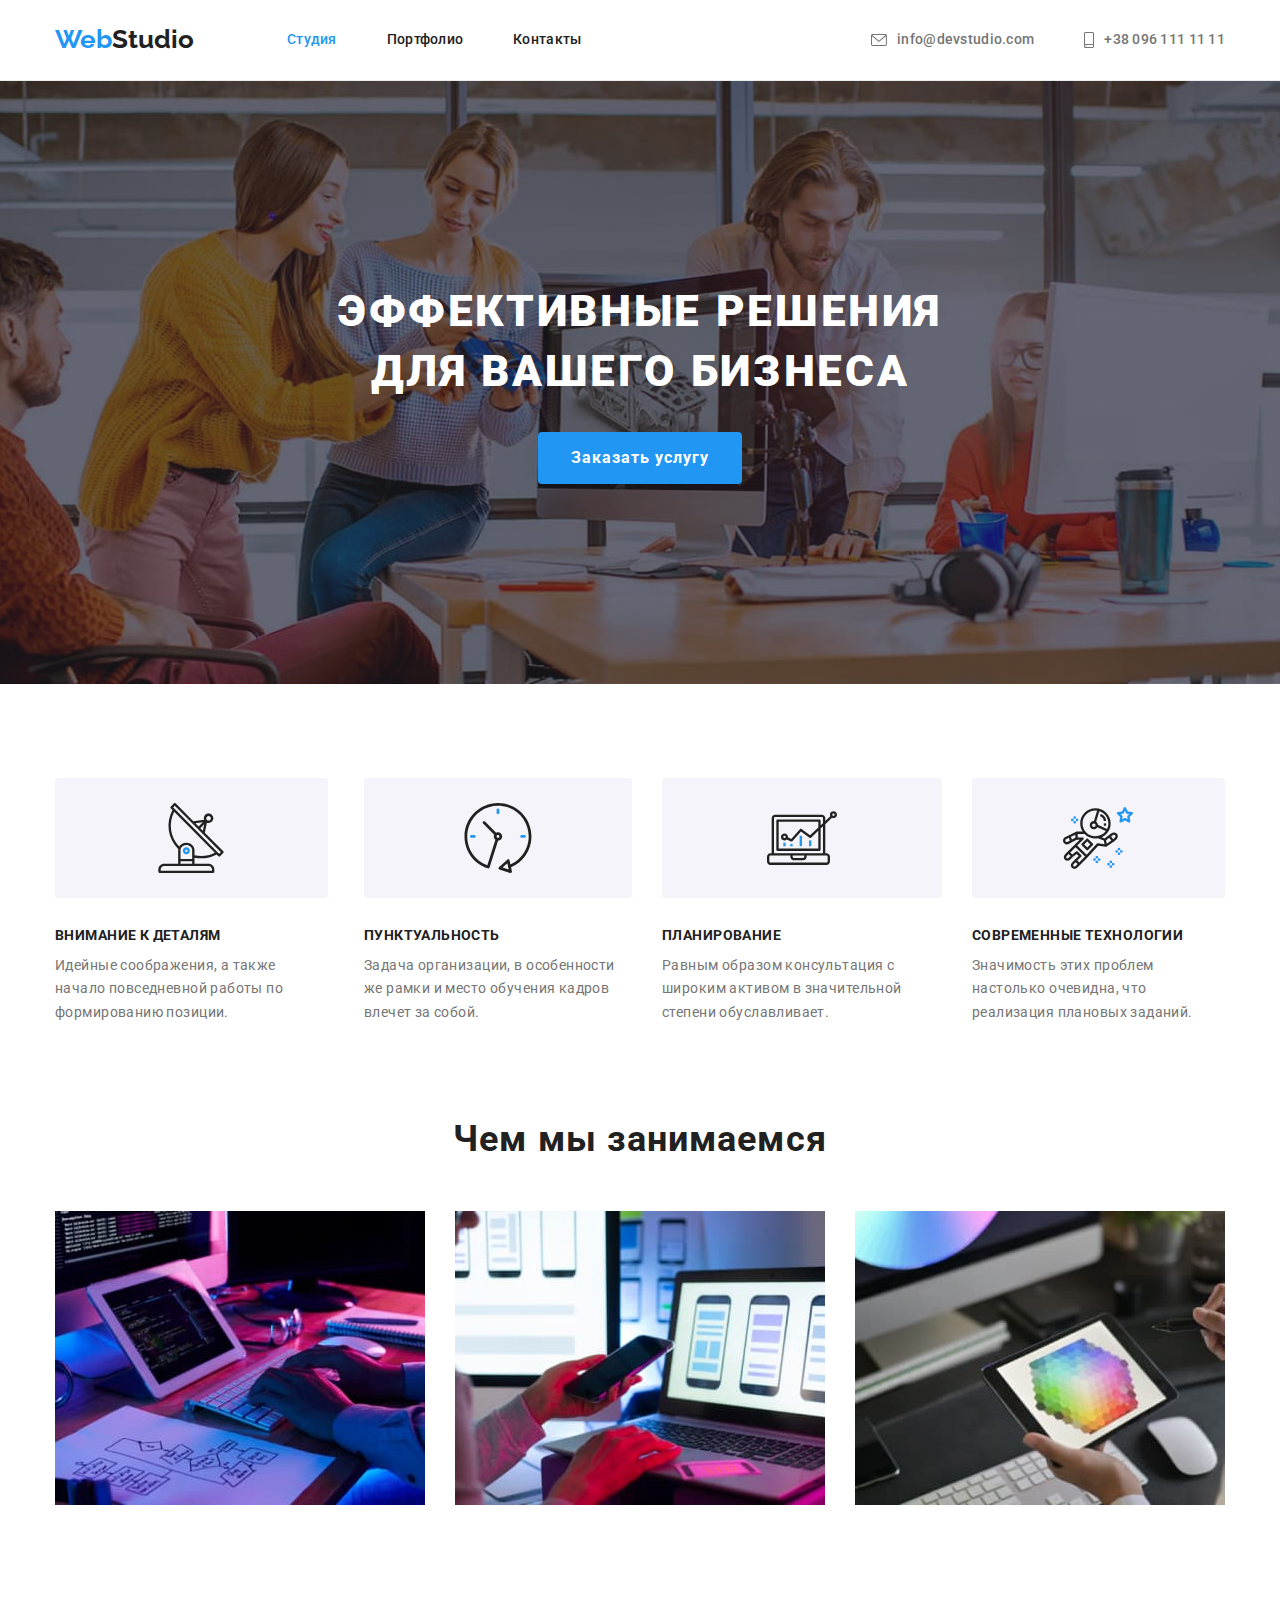
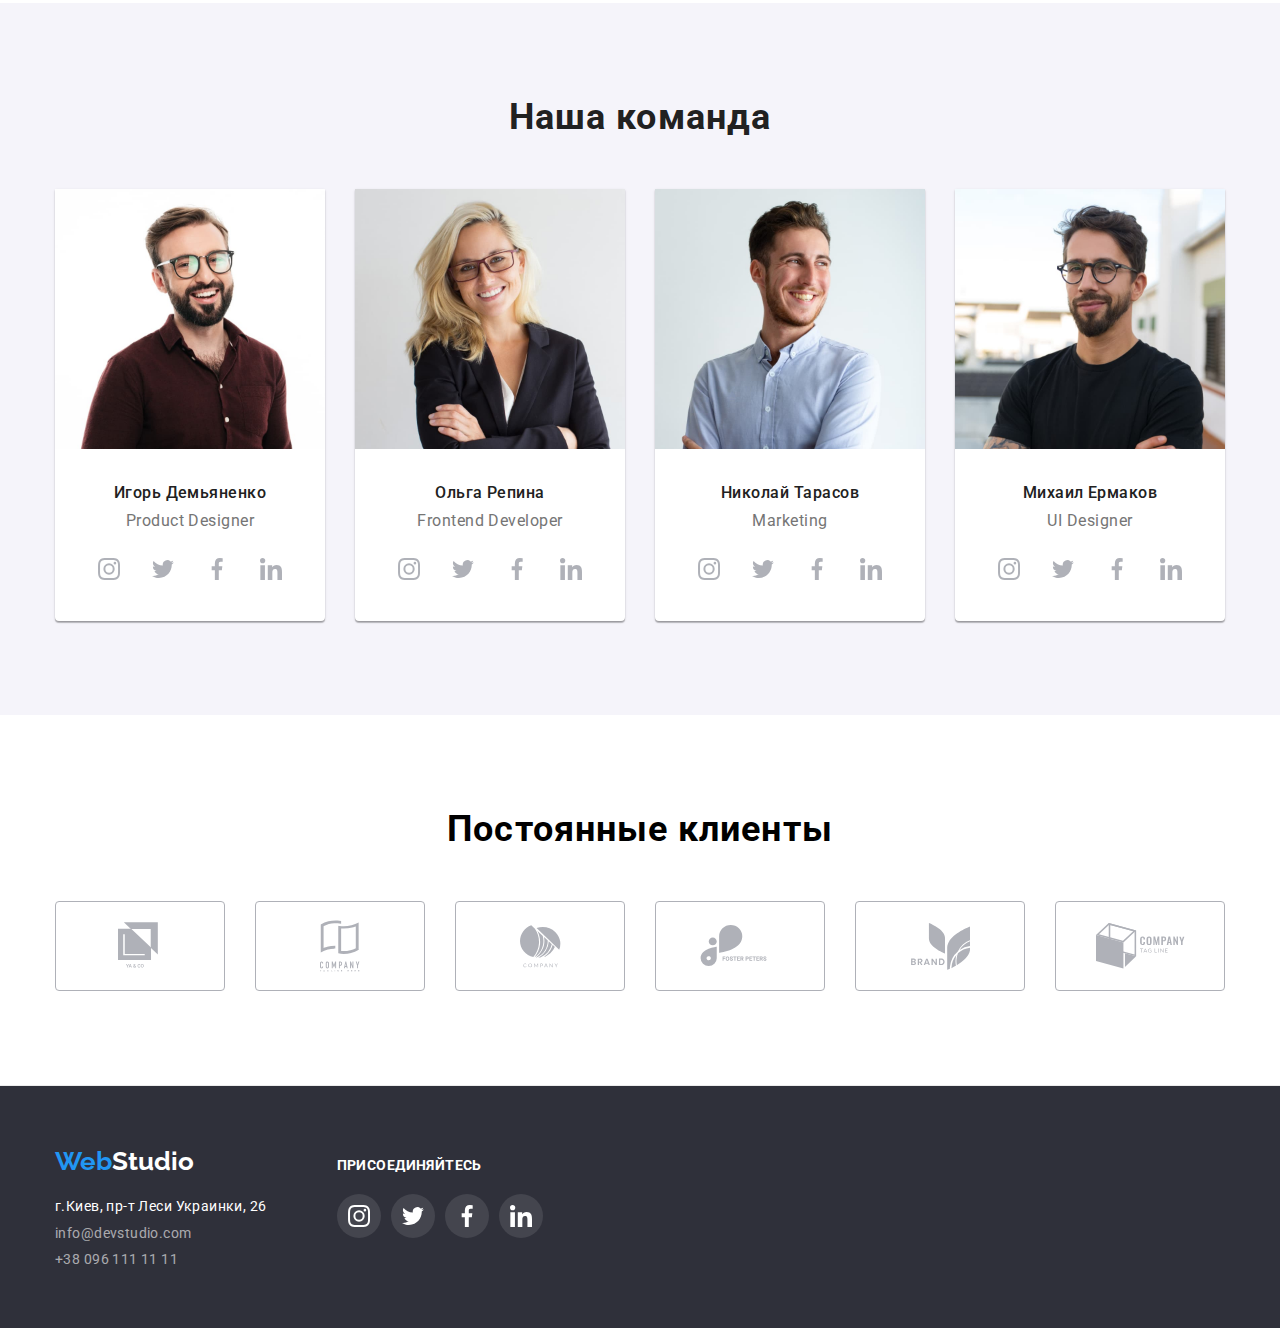
<file: index.html>
<!DOCTYPE html>
<html lang="ru">
  <head>
    <meta charset="UTF-8" />
    <meta name="viewport" content="width=device-width, initial-scale=1.0" />

    <link
      href="https://fonts.googleapis.com/css2?family=Raleway:wght@700&family=Roboto:wght@400;500;700;900&display=swap"
      rel="stylesheet"
    />
    <link
      rel="stylesheet"
      href="https://cdnjs.cloudflare.com/ajax/libs/modern-normalize/1.0.0/modern-normalize.min.css"
    />
    <link rel="stylesheet" href="./css/style.css" />
    <title>WebStudio</title>
  </head>
  <body>
    <!--Шапка сайта, навигация-->
    <header class="header">
<div class="container">
    <nav class="main-nav">
      <a href="./index.html" class="header-logo link"
        >Web<span class="logo-part">Studio</span></a
      >
      <ul class="nav-list list">
        <li class="nav-item">
          <a class="nav-link current link" href="./index.html">Студия</a>
        </li>
        <li class="nav-item">
          <a class="nav-link link" href="./portfolio.html">Портфолио</a>
        </li>
        <li class="nav-item">
          <a class="nav-link link" href="#contact">Контакты</a>
        </li>
      </ul>
  
      <ul class="header-contacts list">
        <li class="contact-item">
          <a href="mailto:info@devstudio.com" class="contact-link link"
            >
            <svg class="contact-icon message">
              <use href="./images/sprite.svg#icon-message"></use>
             </svg>
            info@devstudio.com
            </a
          >
        </li>
        <li class="contact-item">
          <a href="tel:+380961111111" class="contact-link link">
            <svg class="contact-icon smartphone">
              <use href="./images/sprite.svg#icon-smartphone"></use>
             </svg>
            +38 096 111 11 11
          </a>
        </li>
      </ul>
    </nav>
</div>
    </header>

    <main>
      <!--Блок Hero-->
      <section class="hero">
        <div class="hero-container">
          <h1 class="hero-title">эффективные решения для вашего бизнеса</h1>
          <button class="hero-button">Заказать услугу</button>
        </div>
      </section>
      <!--Блок приемущества-->
      <section class="advantage">
        <div class="container">
          <h2 class="visually-hidden">Приемущества</h2>
          <ul class="advantage-list list">
            <li class="advantage-item antenna">
              <p class="advantage-title">Внимание к деталям</p>
              <p class="advantage-text">
                Идейные соображения, а также начало повседневной работы по
                формированию позиции.
              </p>
            </li>
            <li class="advantage-item clock">
              <p class="advantage-title">Пунктуальность</p>
              <p class="advantage-text">
                Задача организации, в особенности же рамки и место обучения
                кадров влечет за собой.
              </p>
            </li>
            <li class="advantage-item diagram">
              <p class="advantage-title">Планирование</p>
              <p class="advantage-text">
                Равным образом консультация с широким активом в значительной
                степени обуславливает.
              </p>
            </li>
            <li class="advantage-item astronaut">
              <p class="advantage-title">Современные технологии</p>
              <p class="advantage-text">
                Значимость этих проблем настолько очевидна, что реализация
                плановых заданий.
              </p>
            </li>
          </ul>
        </div>
      </section>

      <!--Чем мы занимаемся-->
      <section class="occupation">
        <div class="container">
          <h2 class="occupation-title">Чем мы занимаемся</h2>
          <ul class="occupation-list list">
            <li class="occupation-item">
              <img src="./images/one.jpg "  alt="десктопные приложения" width="370" height="294" />
            </li>
            <li class="occupation-item">
              <img src="./images/two.jpg" alt="дизайнерские решения" width="370" height="294" />
            </li>
            <li class="occupation-item">
              <img src="./images/three.jpg" alt="мобильные приложения" width="370" height="294" />
            </li>
          </ul>
        </div>
      </section>
      <!--Наша команда-->
      <section class="our-team">
        <div class="container">
          <h2 class="team-title">Наша команда</h2>
          <ul class="team-list list">
            <li class="team-item">
              <img class="team-image" src="./images/img.jpg" alt="Product Designer" width="270" height="260" />
              <h3 class="team-member">Игорь Демьяненко</h3>
              <p lang="en" class="team-profession">Product Designer</p>
              
              <ul class="social-list team list">
                <li class="social-item">
                  <a class="social-link" href="https://www.instagram.com/" target="_blank">
                    <svg class="team-icon">
                     <use href="./images/sprite.svg#icon-instagram"></use>
                    </svg>
                    </a>
                </li>
                <li class="social-item">
                  <a class="social-link" href="https://twitter.com/" target="_blank">
                    <svg class="team-icon">
                     <use href="./images/sprite.svg#icon-twitter"></use>
                    </svg>
                    </a>
                </li>
                <li class="social-item">
                  <a class="social-link" href="https://www.facebook.com/" target="_blank">
                    <svg class="team-icon">
                     <use href="./images/sprite.svg#icon-facebook"></use>
                    </svg>
                    </a>
                </li>
                <li class="social-item">
                  <a class="social-link" href="https://www.linkedin.com/" target="_blank">
                    <svg class="team-icon">
                     <use href="./images/sprite.svg#icon-linkedin"></use>
                    </svg>
                    </a>
                </li>
              </ul>
            </li>
            <li class="team-item">
              <img
              class="team-image"
                src="./images/imgtwo.jpg"
                alt="Frontend Developer"
                width="270"
                height="260"
              />

              <h3 class="team-member">Ольга Репина</h3>
              <p lang="en" class="team-profession">Frontend Developer</p>

              <ul class="social-list team list">
                <li class="social-item">
                  <a class="social-link" href="https://www.instagram.com/" target="_blank">
                    <svg class="team-icon">
                     <use href="./images/sprite.svg#icon-instagram"></use>
                    </svg>
                    </a>
                </li>
                <li class="social-item">
                  <a class="social-link" href="https://twitter.com/" target="_blank">
                    <svg class="team-icon">
                     <use href="./images/sprite.svg#icon-twitter"></use>
                    </svg>
                    </a>
                </li>
                <li class="social-item">
                  <a class="social-link" href="https://www.facebook.com/" target="_blank">
                    <svg class="team-icon">
                     <use href="./images/sprite.svg#icon-facebook"></use>
                    </svg>
                    </a>
                </li>
                <li class="social-item">
                  <a class="social-link" href="https://www.linkedin.com/" target="_blank">
                    <svg class="team-icon">
                     <use href="./images/sprite.svg#icon-linkedin"></use>
                    </svg>
                    </a>
                </li>
              </ul>
            </li>
            <li class="team-item">
              <img class="team-image" src="./images/imgthree.jpg" alt="Marketing" width="270" height="260" />

              <h3 class="team-member">Николай Тарасов</h3>
              <p lang="en" class="team-profession">Marketing</p>

              <ul class="social-list team list">
                <li class="social-item">
                  <a class="social-link" href="https://www.instagram.com/" target="_blank">
                    <svg class="team-icon">
                     <use href="./images/sprite.svg#icon-instagram"></use>
                    </svg>
                    </a>
                </li>
                <li class="social-item">
                  <a class="social-link" href="https://twitter.com/" target="_blank">
                    <svg class="team-icon">
                     <use href="./images/sprite.svg#icon-twitter"></use>
                    </svg>
                    </a>
                </li>
                <li class="social-item">
                  <a class="social-link" href="https://www.facebook.com/" target="_blank">
                    <svg class="team-icon">
                     <use href="./images/sprite.svg#icon-facebook"></use>
                    </svg>
                    </a>
                </li>
                <li class="social-item">
                  <a class="social-link" href="https://www.linkedin.com/" target="_blank">
                    <svg class="team-icon">
                     <use href="./images/sprite.svg#icon-linkedin"></use>
                    </svg>
                    </a>
                </li>
              </ul>
            </li>
            <li class="team-item">
              <img class="team-image" src="./images/imgfour.jpg" alt="UI Designer" width="270" height="260" />

              <h3 class="team-member">Михаил Ермаков</h3>
              <p lang="en" class="team-profession">UI Designer</p>

              <ul class="social-list team list">
                <li class="social-item">
                  <a class="social-link" href="https://www.instagram.com/" target="_blank">
                    <svg class="team-icon">
                     <use href="./images/sprite.svg#icon-instagram"></use>
                    </svg>
                    </a>
                </li>
                <li class="social-item">
                  <a class="social-link" href="https://twitter.com/" target="_blank">
                    <svg class="team-icon">
                     <use href="./images/sprite.svg#icon-twitter"></use>
                    </svg>
                    </a>
                </li>
                <li class="social-item">
                  <a class="social-link" href="https://www.facebook.com/" target="_blank">
                    <svg class="team-icon">
                     <use href="./images/sprite.svg#icon-facebook"></use>
                    </svg>
                    </a>
                </li>
                <li class="social-item">
                  <a class="social-link" href="https://www.linkedin.com/" target="_blank">
                    <svg class="team-icon">
                     <use href="./images/sprite.svg#icon-linkedin"></use>
                    </svg>
                    </a>
                </li>
              </ul>
            </li>
          </ul>
        </div>
      </section>
      <!-- Наши клиенты -->
      <section class="client">
        <div class="container">
          <h2 class="client-title">Постоянные клиенты</h2>
          <ul class="client-list list">
            <li class="client-item">
              <a class="client-link link" href="">
                <svg class="client-icon" width="44" height="49">
                  <use href="./images/sprite.svg#icon-logo-one"></use>
                 </svg>
                 </a>
            </li>
            <li class="client-item">
                <a class="client-link link" href="">
                  <svg class="client-icon" width="40" height="52">
                    <use href="./images/sprite.svg#icon-logo-two"></use>
                   </svg>
                   </a>
            </li>
            <li class="client-item">
                <a class="client-link link" href="">
                  <svg class="client-icon" width="41" height="43">
                    <use href="./images/sprite.svg#icon-logo-three"></use>
                   </svg>
                   </a>
            </li>
            <li class="client-item">
                <a class="client-link link" href="">
                  <svg class="client-icon" width="80" height="42">
                    <use href="./images/sprite.svg#icon-logo-four"></use>
                   </svg>
                   </a>
            </li>
            <li class="client-item">
                <a class="client-link link" href="">
                  <svg class="client-icon" width="59" height="47">
                    <use href="./images/sprite.svg#icon-logo-five"></use>
                   </svg>
                   </a>
            </li>
            <li class="client-item">
                <a class="client-link link" href="">
                  <svg class="client-icon" width="89" height="46">
                    <use href="./images/sprite.svg#icon-logo-six"></use>
                   </svg>
                   </a>
            </li>
          </ul>
        </div>
      </section>
    </main>
    <!--Футер-->
    <footer class="footer">
      <div class="container main-footer">
        <div class="contact-logo">
          <a href="./index.html" class="footer-logo link"
            >Web<span class="footer-studio">Studio</span>
          </a>
          <address>
            <ul class="footer-contact list" id="contact">
              <li>
                <a
                  href="https://goo.gl/maps/G2omB5fdm2hjpHhv8"
                  class="contact-adress link"
                  >г.Киев, пр-т Леси Украинки, 26</a
                >
              </li>
              <li>
                <a href="mailto:info@devstudio.com" class="adress-mail link"
                  >info@devstudio.com</a
                >
              </li>
              <li>
                <a href="tel:+380961111111" class="adress-tel link"
                  >+38 096 111 11 11</a
                >
              </li>
            </ul>
          </address>
        </div>

        <div class="social">
          <h2 class="social-title">Присоединяйтесь</h2>
          <ul class="social-list list">
            <li class="social-item">
              <a class="social-link white-link link" href="https://www.instagram.com/" target="_blank">
              <svg class="footer-icon" width="22" height="22">
               <use href="./images/sprite.svg#icon-instagram"></use>
              </svg>
              </a>
            </li>
            <li class="social-item">
              <a class="social-link white-link link" href="https://twitter.com/" target="_blank">
                <svg class="footer-icon" width="22" height="22">
                 <use href="./images/sprite.svg#icon-twitter"></use>
                </svg>
                </a>
            </li>
            <li class="social-item">
              <a class="social-link white-link link" href="https://www.facebook.com/" target="_blank">
                <svg class="footer-icon" width="22" height="22">
                 <use href="./images/sprite.svg#icon-facebook"></use>
                </svg>
                </a>
            </li>
            <li class="social-item">
              <a class="social-link white-link link" href="https://www.linkedin.com/" target="_blank">
                <svg class="footer-icon" width="22" height="22">
                 <use href="./images/sprite.svg#icon-linkedin"></use>
                </svg>
                </a>
            </li>
          </ul>
        </div>
      </div>
    </footer>
  </body>
</html>
</file>
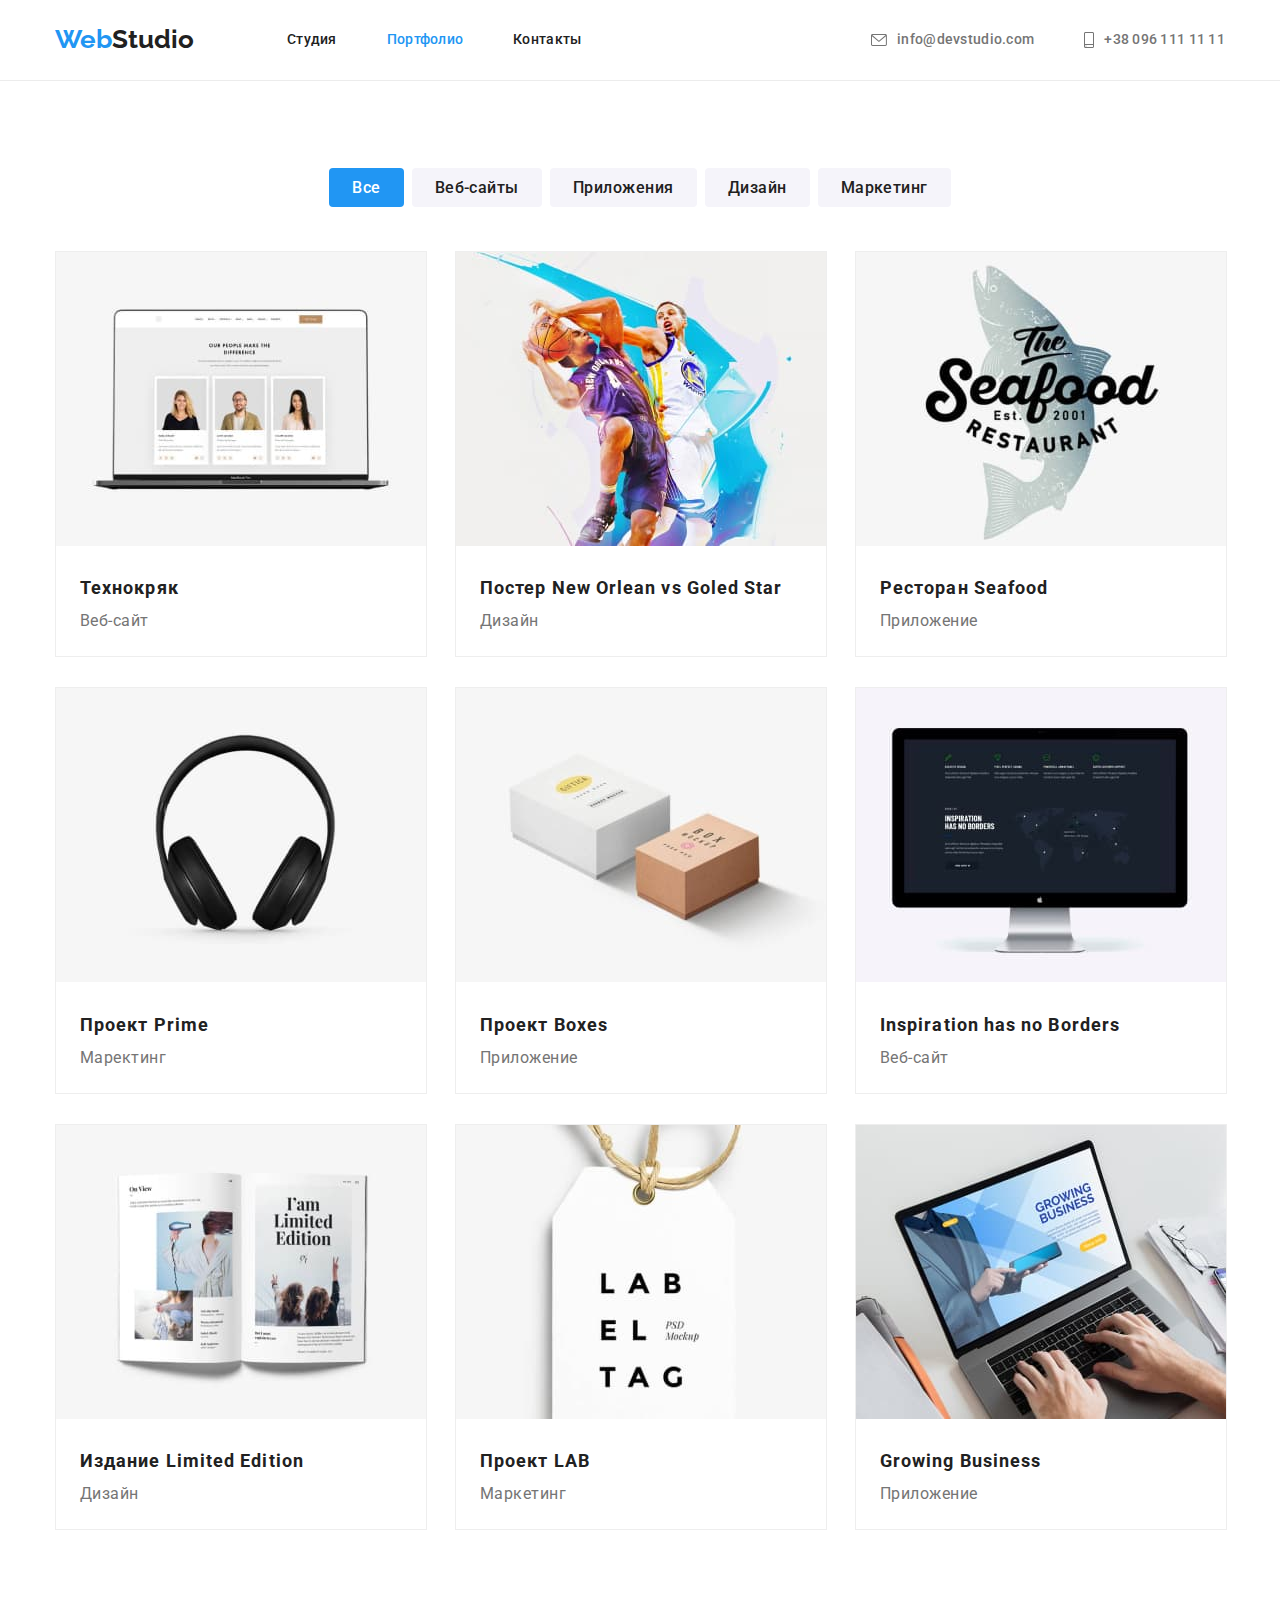
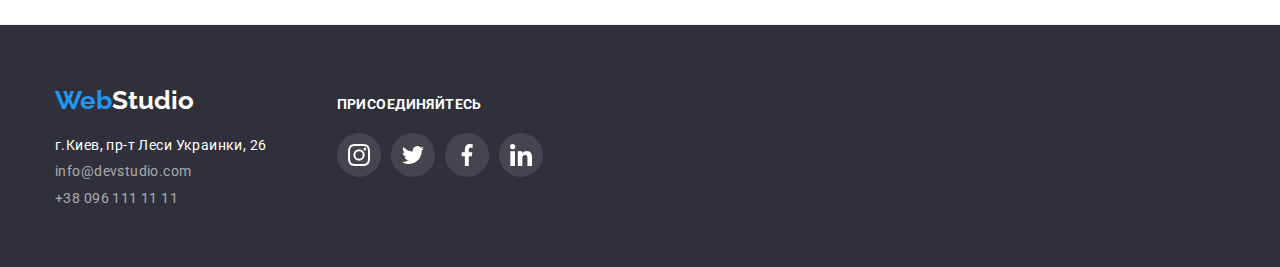
<file: portfolio.html>
<!DOCTYPE html>
<html lang="ru">
  <head>
    <meta charset="UTF-8" />
    <meta name="viewport" content="width=device-width, initial-scale=1.0" />
    <link
      href="https://fonts.googleapis.com/css2?family=Raleway:wght@700&family=Roboto:wght@400;500;700;900&display=swap"
      rel="stylesheet"
    />
    <link
      rel="stylesheet"
      href="https://cdnjs.cloudflare.com/ajax/libs/modern-normalize/1.0.0/modern-normalize.min.css"
    />
    <link rel="stylesheet" href="./css/style.css" />
    <title>Portfolio</title>
  </head>

  <body>
    <!--Шапка сайта, навигация-->
    <header class="header">
      <div class="container">
          <nav class="main-nav">
            <a href="./index.html" class="header-logo link"
              >Web<span class="logo-part">Studio</span></a
            >
            <ul class="nav-list list">
              <li class="nav-item">
                <a class="nav-link link" href="./index.html">Студия</a>
              </li>
              <li class="nav-item">
                <a class="nav-link current link" href="./portfolio.html">Портфолио</a>
              </li>
              <li class="nav-item">
                <a class="nav-link link" href="#contact">Контакты</a>
              </li>
            </ul>
        
            <ul class="header-contacts list">
              <li class="contact-item">
                <a href="mailto:info@devstudio.com" class="contact-link link"
                  >
                  <svg class="contact-icon message">
                    <use href="./images/sprite.svg#icon-message"></use>
                   </svg>
                  info@devstudio.com
                  </a
                >
              </li>
              <li class="contact-item">
                <a href="tel:+380961111111" class="contact-link link">
                  <svg class="contact-icon smartphone">
                    <use href="./images/sprite.svg#icon-smartphone"></use>
                   </svg>
                  +38 096 111 11 11
                </a>
              </li>
            </ul>
          </nav>
      </div>
          </header>
    <!-- Портфолио -->

    <main>
      <section class="portfolio-menu">
      <div class="container">
        <h1 class="visually-hidden">Портфолио</h1>

        <ul class="filter-nav list">
          <li><a href="" class="filter-item current link">Все</a></li>
          <li><a href="" class="filter-item link">Веб-сайты</a></li>
          <li><a href="" class="filter-item link">Приложения</a> </li>
          <li><a href="" class="filter-item link">Дизайн</a></li>
          <li><a href="" class="filter-item link">Маркетинг</a></li>
        </ul>

        <ul class="portfolio list">
          <li class="portfolio-item">
            <a href="" class="portfolio-link link">
              <img src="./images/Technocrack.jpg" alt="Технокряк" width="370" height="294" />
              <h2 class="portfolio-title">Технокряк</h2>
              <p class="portfolio-type">Веб-сайт</p>
            </a>
          </li>
          <li class="portfolio-item">
            <a href="" class="portfolio-link link">
              <img src="./images/nba.jpg" alt="Постер New Orlean vs Goled Star" width="370" height="294" />
              <h2 class="portfolio-title">Постер New Orlean vs Goled Star</h2>
              <p class="portfolio-type">Дизайн</p>
            </a>
          </li>
          <li class="portfolio-item">
            <a href="" class="portfolio-link link">
              <img src="./images/seafood.jpg" alt="Эмблема ресторана" width="370" height="294" />
              <h2 class="portfolio-title">Ресторан Seafood</h2>
              <p class="portfolio-type">Приложение</p>
            </a>
          </li>
          <li class="portfolio-item">
            <a href="" class="portfolio-link link">
              <img src="./images/headphones.jpg" alt="Наушники" width="370" height="294" />
              <h2 class="portfolio-title">Проект Prime</h2>
              <p class="portfolio-type">Маректинг</p>
            </a>
          </li>
          <li class="portfolio-item">
            <a href="" class="portfolio-link link">
              <img src="./images/boxes.jpg" alt="Коробки" width="370" height="294" />
              <h2 class="portfolio-title">Проект Boxes</h2>
              <p class="portfolio-type">Приложение</p>
            </a>
          </li>
          <li class="portfolio-item">
            <a href="" class="portfolio-link link">
              <img src="./images/display.jpg" alt="Дисплей" width="370" height="294" />
              <h2 class="portfolio-title">Inspiration has no Borders</h2>
              <p class="portfolio-type">Веб-сайт</p>
            </a>
          </li>
          <li class="portfolio-item">
            <a href="" class="portfolio-link link">
              <img src="./images/book.jpg" alt="Журнал" width="370" height="294" />
              <h2 class="portfolio-title">Издание Limited Edition</h2>
              <p class="portfolio-type">Дизайн</p>
            </a>
          </li>
          <li class="portfolio-item">
            <a href="" class="portfolio-link link">
              <img src="./images/lab.jpg" alt="Бирка" width="370" height="294" />
              <h2 class="portfolio-title">Проект LAB</h2>
              <p class="portfolio-type">Маркетинг</p>
            </a>
          </li>
          <li class="portfolio-item">
            <a href="" class="portfolio-link link">
              <img src="./images/bussines.jpg" alt="Ноутбук" width="370" height="294" />
              <h2 class="portfolio-title">Growing Business</h2>
              <p class="portfolio-type">Приложение</p>
            </a>
          </li>
        </ul>
      </div>
      </section>
    </main>

    <!--Футер-->
    <footer class="footer">
      <div class="container main-footer">
        <div class="contact-logo">
          <a href="./index.html" class="footer-logo link"
            >Web<span class="footer-studio">Studio</span>
          </a>
          <address>
            <ul class="footer-contact list" id="contact">
              <li>
                <a
                  href="https://goo.gl/maps/G2omB5fdm2hjpHhv8"
                  class="contact-adress link"
                  >г.Киев, пр-т Леси Украинки, 26</a
                >
              </li>
              <li>
                <a href="mailto:info@devstudio.com" class="adress-mail link"
                  >info@devstudio.com</a
                >
              </li>
              <li>
                <a href="tel:+380961111111" class="adress-tel link"
                  >+38 096 111 11 11</a
                >
              </li>
            </ul>
          </address>
        </div>

        <div class="social">
          <h2 class="social-title">Присоединяйтесь</h2>
          <ul class="social-list list">
            <li class="social-item">
              <a class="social-link white-link link" href="https://www.instagram.com/" target="_blank">
              <svg class="footer-icon" width="22" height="22">
               <use href="./images/sprite.svg#icon-instagram"></use>
              </svg>
              </a>
            </li>
            <li class="social-item">
              <a class="social-link white-link link" href="https://twitter.com/" target="_blank">
                <svg class="footer-icon" width="22" height="22">
                 <use href="./images/sprite.svg#icon-twitter"></use>
                </svg>
                </a>
            </li>
            <li class="social-item">
              <a class="social-link white-link link" href="https://www.facebook.com/" target="_blank">
                <svg class="footer-icon" width="22" height="22">
                 <use href="./images/sprite.svg#icon-facebook"></use>
                </svg>
                </a>
            </li>
            <li class="social-item">
              <a class="social-link white-link link" href="https://www.linkedin.com/" target="_blank">
                <svg class="footer-icon" width="22" height="22">
                 <use href="./images/sprite.svg#icon-linkedin"></use>
                </svg>
                </a>
            </li>
          </ul>
        </div>
      </div>
    </footer>
  </body>
</html>
</file>
<file: css/style.css>
/* цвет основного текста #212121; */
/* цвет вторичного текста #757575; */
/* белый #ffffff; */
/* акцент #2196F3;*/
/* вторичный цвет фона #F5F4FA; */
/* цвет адрес ссылок в футере rgba(255, 255, 255, 0.6); */
/* Цвет фона кнопок "Портфолио"  #F5F4FA;*/
/* Цвет фона секции Hero и Footer #2F303A; */
/* Цвет фона секции Our Team #F5F4FA; */

:root {
  --primary-text-color: #757575;
  --title-text-color: #212121;
  --accent-color: #2196f3;
  --primary-white-color: #ffffff;
  --footer-link-color: rgba(255, 255, 255, 0.6);
  --secondary-bg-color: #F5F4FA;
}

*,
*::before,
*::after {
  margin: 0;
  padding: 0;
  box-sizing: border-box;
}

body {
  font-family: "Roboto", sans-serif;
  background-color: #ffffff;
  font-style: normal;
}

.visually-hidden {
  position: absolute !important;
  clip: rect(1px 1px 1px 1px);
  /* IE6, IE7 */
  clip: rect(1px, 1px, 1px, 1px);
  padding: 0 !important;
  border: 0 !important;
  height: 1px !important;
  width: 1px !important;
  overflow: hidden;
}

.list {
  list-style: none;
}

.link {
  text-decoration: none;
}

/* ----------------------------------------------- */

.container {
  width: 1200px;
  padding: 0 15px; 
  margin: 0 auto;
}

/* Работа с header */

.header {
  border-bottom: 1px solid #ECECEC;
}

.main-nav {
  display: flex;
  align-items: center;
}

.header-logo {
  color: #2196f3;
  
  font-family: "Raleway", sans-serif;
  font-weight: 700;
  font-size: 26px;
  line-height: 1.2;
}
.header-logo:focus {
  color: var(--accent-color);
}

.logo-part {
  color: var(--title-text-color);
}

.nav-list {
  display: flex;
  margin-left: 93px;
}


.nav-item:not(:last-child){
  margin-right: 50px;
}


.nav-link {
  padding: 32px 0 32px 0;
  display: flex;

  color: var(--title-text-color);

  font-weight: 500;
  font-size: 14px;
  line-height: 1.14;
  letter-spacing: 0.02em;

}


.nav-link:hover,
.nav-link:focus {
  color: var(--accent-color);
}

.nav-link.current {
  color: var(--accent-color);
}

.header-contacts {
  display: flex;
  margin-left: auto;
}

.contact-item {
  color: var(--footer-link-color);

  font-style: normal;
  font-weight: 400;
  font-size: 14px;
  line-height: 1.17;
  letter-spacing: 0.03em;
  text-decoration: none;
}

.contact-item:hover,
.contact-item:focus {
  color: var(--accent-color);
}

.contact-item:last-child {
  margin-left: 50px;
}

.contact-link {
  display: flex;
  padding: 32px 0 32px 0;
  align-items: center;


  color: var(--primary-text-color);

  font-weight: 500;
  font-size: 14px;
  line-height: 1.14;
  letter-spacing: 0.02em;
}

.contact-link:hover,
.contact-link:focus {
  color: var(--accent-color);
}

.contact-link:hover .contact-icon,
.contact-link:focus .contact-icon {
  fill: var(--accent-color);
}


.contact-icon {
  fill: var(--primary-text-color);
  display: flex;
  margin-right: 10px;
}

.message {
  width: 16px; 
  height: 12px;
}

.smartphone {
  width: 10px;
  height: 16px;
}


/* --------------------Секция Hero --------------------------*/

.hero {
  background-color: #2f303a;
  padding-top: 201px;
  padding-bottom: 200px;

  margin: 0 auto;
  max-width: 1600px;

  background-image: linear-gradient(to right, rgba(47,48,58,0.4), rgba(47,48,58,0.4)),url(../images/hero-bg.jpg);
  background-repeat: no-repeat;
  background-size: cover;
  background-position: center;
}

.hero-container {
  max-width: 700px;
  text-align: center;
  margin: 0 auto;
}

.hero-title {
  color: var(--primary-white-color);

  font-weight: 900;
  font-size: 44px;
  line-height: 1.36;
  letter-spacing: 0.06em;
  text-transform: uppercase;
  margin-bottom: 30px;
}

.hero-button {
  display: inline-block;
  padding: 10px 32px;
  border-radius: 4px;
  border: 1px solid transparent;
  min-width: 200px;
  
  color: var(--primary-white-color);
  background-color: #2196f3;

  font-weight: 700;
  font-size: 16px;
  line-height: 1.87;
  letter-spacing: 0.06em;
}

.hero-button:hover,
.hero-button:focus {
  color: var(--accent-color);
  background-color: var(--primary-white-color);
}

/* --------------------Секция Advantage------------------ */

.advantage {
padding-top: 94px;
}

.advantage-list {
  display: flex;
}


.advantage-item:not(:first-child) {
  margin-left: 30px;
}

.advantage-item:first-child {
  padding-right: 6px;
}

.advantage-item::before {
  content: "";

  margin-bottom: 30px;
  display: block;
  height: 120px;

  border-radius: 4px;
  background-color: var(--secondary-bg-color);
}

.antenna::before {
  background-image: url(../images/antenna\ 1.svg);
  background-repeat: no-repeat;
  background-position: center;
}

.clock::before {
  background-image: url(../images/clock\ 1.svg);
  background-repeat: no-repeat;
  background-position: center;
}

.diagram::before {
  background-image: url(../images/diagram\ 1.svg);
  background-repeat: no-repeat;
  background-position: center;
}

.astronaut::before {
  background-image: url(../images/astronaut\ 1.svg);
  background-repeat: no-repeat;
  background-position: center;
}

.advantage-title {
margin-bottom: 10px;

  color: var(--title-text-color);

  font-weight: 700;
  font-size: 14px;
  line-height: 1.14;
  letter-spacing: 0.03em;
  text-transform: uppercase;
}

.advantage-text {
  color: var(--primary-text-color);

  font-weight: normal;
  font-size: 14px;
  line-height: 1.71;
  letter-spacing: 0.03em;
}



/* -------------------Секция Occupation--------------------- */
.occupation {
  padding: 94px 0;
}

.occupation-list {
  display: flex;
}

.occupation-title {
  margin-bottom: 50px;

  color: var(--title-text-color);

  font-weight: 700;
  font-size: 36px;
  line-height: 1.16;
  text-align: center;
  letter-spacing: 0.03em;
  
}
.occupation-item:not(:last-child) {
  margin-right: 30px;
}


/* --------------------Секция Our Team---------------------- */


.our-team {
  background: #f5f4fa;
  padding: 94px 0;
}

.team-list {
  display: flex;
}

.team-item {
  background-color: var(--primary-white-color);
  box-shadow: 0px 1px 3px rgba(0, 0, 0, 0.12), 0px 1px 1px rgba(0, 0, 0, 0.14), 0px 2px 1px rgba(0, 0, 0, 0.2);
  border-radius: 0px 0px 4px 4px;
  
}

.team-item:not(:first-child) {
  margin-left: 30px;
}

.team-title {
  margin-bottom: 50px;

  color: var(--title-text-color);

  font-weight: 700;
  font-size: 36px;
  line-height: 1.16;
  text-align: center;
  letter-spacing: 0.03em;
}

.team-image {
  margin-bottom: 30px;
}

.team-member {
  margin-bottom: 10px;

  color: var(--title-text-color);

  font-weight: 500;
  font-size: 16px;
  line-height: 1.18;
  letter-spacing: 0.03em;
  text-align: center;
}

.team-profession {
  margin-bottom: 16px;

  color: var(--primary-text-color);

  font-weight: 400;
  font-size: 16px;
  line-height: 1.18;
  text-align: center;
  letter-spacing: 0.03em;
}

.team {
  margin-bottom: 30px;
}

.team-icon {
width: 22px;
height: 22px;

  fill: #AFB1B8;
}

.social-link:hover .team-icon,
.social-link:focus .team-icon {
fill: #ffffff;
}

/* -----------------------Clients---------------------------------- */

.client {
  padding: 94px 0;
}

.client-list {
  display: flex;
  flex-wrap: unset;
}

.client-title {
    margin: 0 auto;
    text-align: center;

    font-weight: 700;
    font-size: 36px;
    line-height: 1.16;
    letter-spacing: 0.03em;
    margin-bottom: 50px;
}

.client-item {
  display: flex;
  align-items: center;
  justify-content: center;
}

.client-item:not(:first-child) {
  margin-left: 30px;
}

.client-link {
  display: flex;
  justify-content: center;
  align-items: center;
  border: 1px solid #afb1b8;
  border-radius: 4px;

  width: 170px;
  height: 90px;
}

.client-link:hover,
.client-link:focus {
  border-color: var(--accent-color);
}

.client-link:hover .client-icon,
.client-link:focus .client-icon {
fill: var(--accent-color);
}

.client-icon {
  display: flex;
  fill: #AFB1B8;
}

/* ------------------------------------------------------------------------------------------------- */
/*------------------------ Работа со-страницей Портфолио ---------------------------------*/

.portfolio-menu {
  padding: 94px 0;
}

/* Filter */

.filter-nav {
  display: flex;
  justify-content: center;
  margin-bottom: 50px;
  
}

.filter-item.current {
  margin-left: 0;

  color: var(--primary-white-color);
  background-color: #2196f3;

  font-weight: 500;
  font-size: 16px;
  line-height: 1.62;
  text-align: center;
  letter-spacing: 0.03em;
}

.filter-item.current:hover,
.filter-item.current:focus {
  color:  var(--title-text-color);
  background-color: #f5f4fa;
  
}

.filter-item {
  margin-left: 8px;
  padding: 9px 22px;

  color: var(--title-text-color);
  background-color: #f5f4fa;
  border: 1px solid transparent;
  text-decoration: none;

  font-weight: 500;
  font-size: 16px;
  line-height: 1.62;
  text-align: center;
  letter-spacing: 0.03em;
  border-radius: 4px;
  
}

.filter-item:hover,
.filter-item:focus {
  background-color: var(--accent-color);
  color: var(--primary-white-color);
}

/* Portfolio exaples */

.portfolio {
  display: flex;
  flex-wrap: wrap;
}

.portfolio-item {
  width: calc((100% - 60px) / 3);

  color: var(--primary-white-color);
  
}

.portfolio-item:nth-child(-n + 6) {
  margin-bottom: 30px;
}

 .portfolio-item:nth-child(3n + 1),
 .portfolio-item:nth-child(3n + 2) {
  margin-right: 30px;
} 

.portfolio-title {
  margin: 20px 24px 0 24px;

  color: var(--title-text-color);

  font-weight: 700;
  font-size: 18px;
  line-height: 2;
  letter-spacing: 0.06em;

}

.portfolio-link {
  display: inline-block;
  border: 1px solid #EEEEEE;
}

.portfolio-link:hover,
.portfolio-link:focus {
  box-shadow: 0px 1px 1px rgba(0, 0, 0, 0.12), 0px 4px 4px rgba(0, 0, 0, 0.06), 1px 4px 6px rgba(0, 0, 0, 0.16);
}

.portfolio-type {
  margin: 0 24px 20px 24px;

  color: var(--primary-text-color);

  font-weight: 400;
  font-size: 16px;
  line-height: 1.87;
  letter-spacing: 0.03em;
}
/*-------------------- Работа с footer ----------------------*/

.footer {
  padding: 60px 0;
  border-top: 1px solid #ECECEC;

  background-color: #2f303a;
}

.contact-logo{
  display: inline-block;
  padding: 0;
}

.footer-contact {
  padding: 0;
}

.footer-logo {
  margin-bottom: 20px;
  display: inline-block;
  
  color: #2196f3;

  font-family: "Raleway", sans-serif;
  font-weight: 700;
  font-size: 26px;
  line-height: 1.2;
}

.footer-logo:focus {
  color: var(--accent-color);
}

.footer-studio {
  color: var(--primary-white-color);
}

.contact-adress {
margin-bottom: 9px;
display: inline-block;

  color: var(--primary-white-color);

  font-style: normal;
  font-weight: 400;
  font-size: 14px;
  line-height: 1.17;
  letter-spacing: 0.03em;
}

.contact-adress:hover,
.contact-adress:focus {
  color: var(--accent-color);
}

.adress-mail,.adress-tel {
display: inline-block;

  color: var(--footer-link-color);

  font-style: normal;
  font-weight: 400;
  font-size: 14px;
  line-height: 1.17;
  letter-spacing: 0.03em;
}

.adress-mail{
  margin-bottom: 9px;
}

.adress-mail:hover,
.adress-mail:focus {
 
  color: var(--accent-color);
}

.adress-tel:hover,
.adress-tel:focus {
  color: var(--accent-color);
}

/*------------------- Social -------------------*/

.main-footer {
  display: flex;
  flex-wrap: unset;
}

.social {
  padding-top: 12px;
  margin-left: 70px;
  display: flex;
  justify-items: center;
  flex-direction: column;

  width: 206px;
}


.social-title {
margin-bottom: 20px;

font-weight: 700;
font-size: 14px;
line-height: 1.14;
letter-spacing: 0.03em;
text-transform: uppercase;

color: #FFFFFF;
}

.social-list {
  display: flex;
  justify-content: center;
}

.social-link {
 padding: 0;

 display: flex;
 flex-wrap: unset;
 justify-content: center;
 align-items: center;
 width: 44px;
 height: 44px;
 border-radius: 50%;
}

.white-link {
  background-color: rgba(255,255,255,0.1);
}

.social-link:hover,
.social-link:focus {
  background-color: var(--accent-color);
}

.footer-icon {
fill: var(--primary-white-color);
}

.social-item:not(:first-child) {
  margin-left: 10px;
}
</file>
